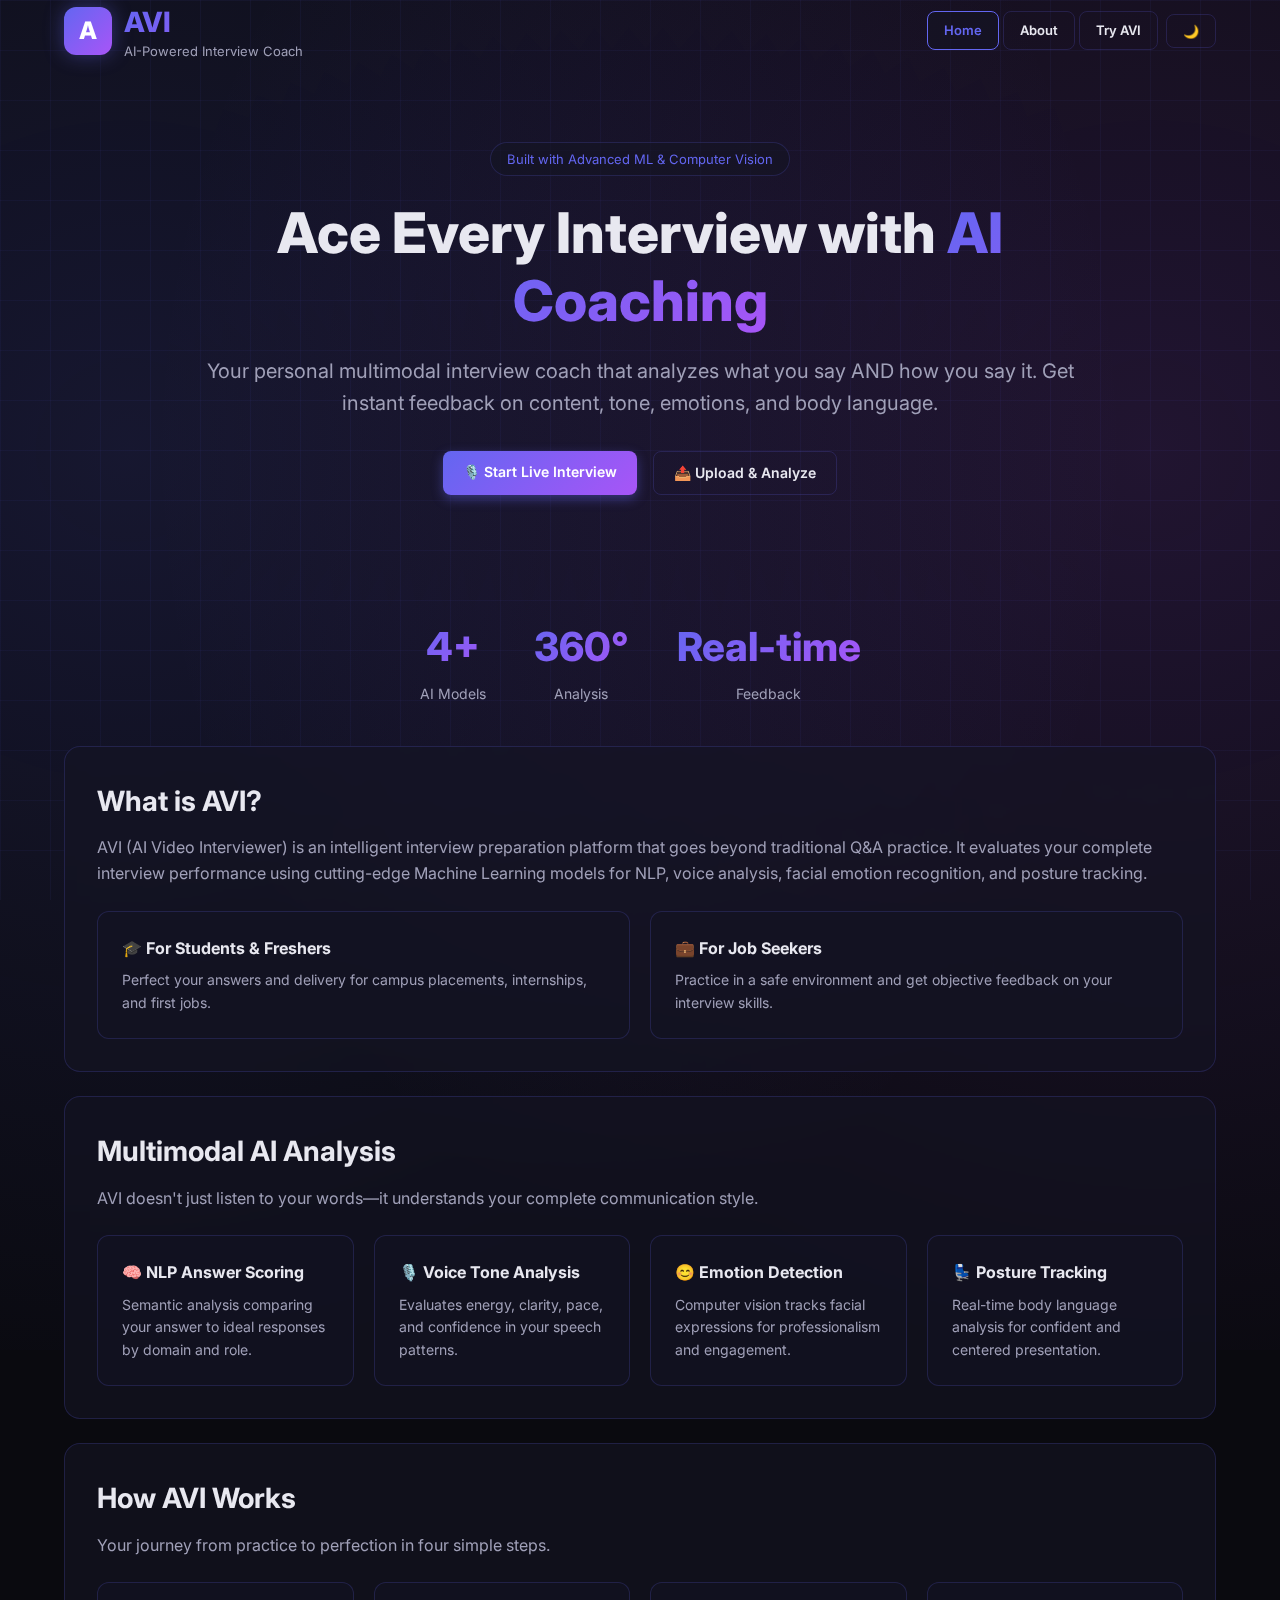
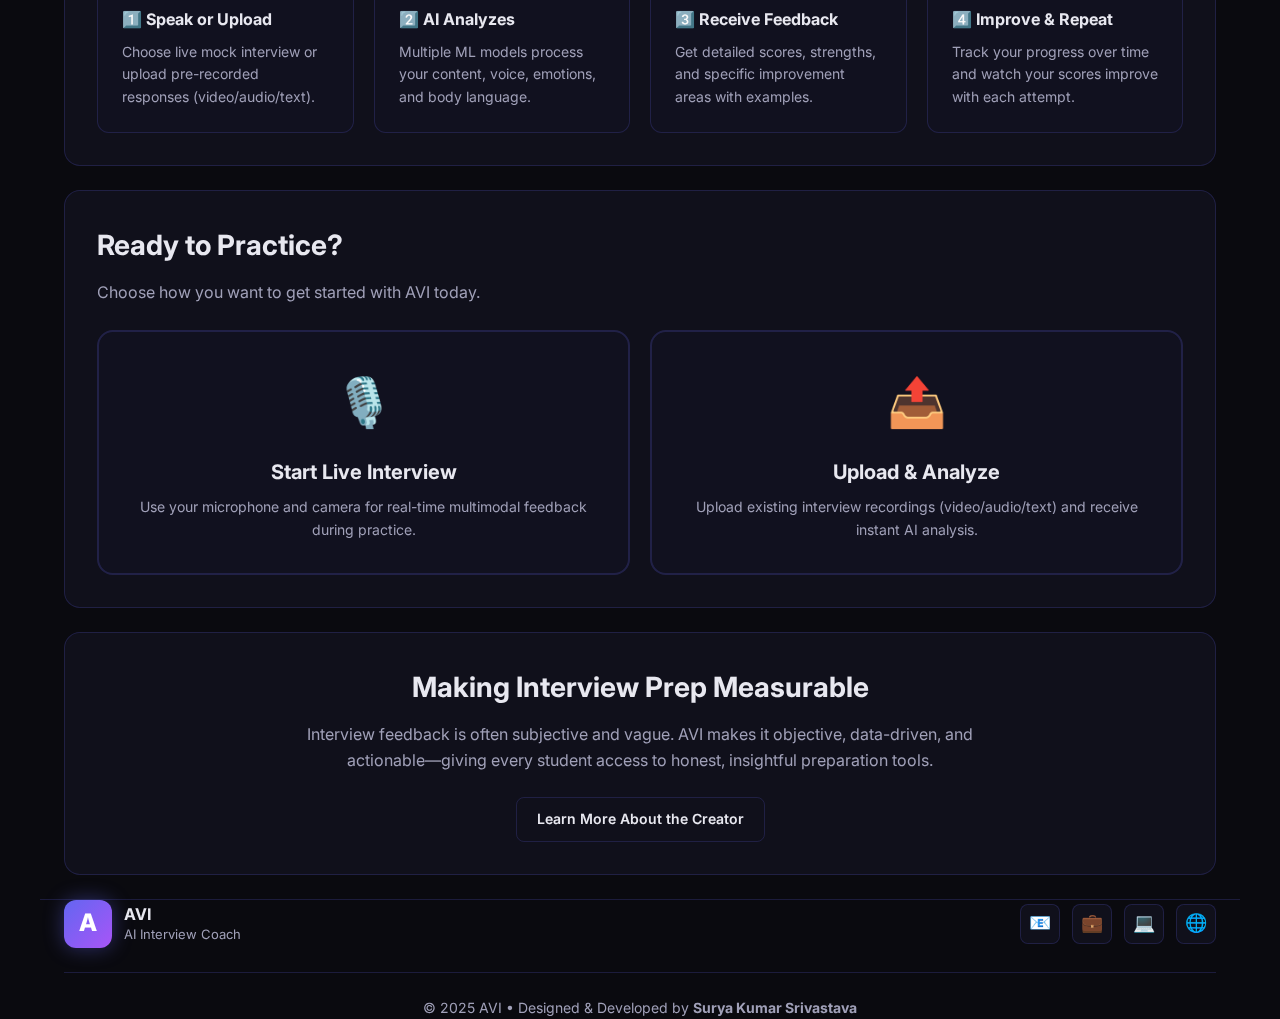
<file: frontend/index.html>
<!DOCTYPE html>
<html lang="en">
<head>
  <meta charset="utf-8"/>
  <meta name="viewport" content="width=device-width, initial-scale=1"/>
  <title>AVI — AI Interview Coach by Surya Kumar Srivastava</title>
  
  <link rel="preconnect" href="https://fonts.googleapis.com">
  <link href="https://fonts.googleapis.com/css2?family=Inter:wght@400;600;800&display=swap" rel="stylesheet">
  
  <style>
    * {
      margin: 0;
      padding: 0;
      box-sizing: border-box;
    }

    :root {
      --bg: #0a0a0f;
      --surface: rgba(20, 20, 35, 0.6);
      --surface-hover: rgba(30, 30, 50, 0.8);
      --text: #e8e8f0;
      --text-muted: #a0a0b8;
      --accent: #6366f1;
      --accent-secondary: #a855f7;
      --gradient: linear-gradient(135deg, #6366f1, #a855f7);
      --border: rgba(99, 102, 241, 0.2);
      --glow: rgba(99, 102, 241, 0.4);
    }

    body.light {
      --bg: #f8f9ff;
      --surface: rgba(255, 255, 255, 0.9);
      --surface-hover: rgba(245, 245, 255, 1);
      --text: #1a1a2e;
      --text-muted: #6b6b8a;
      --border: rgba(99, 102, 241, 0.15);
      --glow: rgba(99, 102, 241, 0.2);
    }

    body {
      font-family: 'Inter', -apple-system, BlinkMacSystemFont, sans-serif;
      background: var(--bg);
      color: var(--text);
      line-height: 1.6;
      overflow-x: hidden;
      transition: background 0.3s, color 0.3s;
    }

    /* Background Effects */
    .bg-gradient {
      position: fixed;
      top: -50%;
      left: -50%;
      width: 200%;
      height: 200%;
      background: radial-gradient(circle at 30% 50%, rgba(99, 102, 241, 0.15), transparent 50%),
                  radial-gradient(circle at 70% 50%, rgba(168, 85, 247, 0.15), transparent 50%);
      animation: gradientShift 20s ease infinite;
      pointer-events: none;
      z-index: 0;
    }

    @keyframes gradientShift {
      0%, 100% { transform: translate(0, 0) rotate(0deg); }
      50% { transform: translate(-10%, 10%) rotate(180deg); }
    }

    .bg-grid {
      position: fixed;
      top: 0;
      left: 0;
      width: 100%;
      height: 100%;
      background-image: 
        linear-gradient(var(--border) 1px, transparent 1px),
        linear-gradient(90deg, var(--border) 1px, transparent 1px);
      background-size: 50px 50px;
      opacity: 0.3;
      pointer-events: none;
      z-index: 0;
    }

    /* Layout */
    .container {
      max-width: 1200px;
      margin: 0 auto;
      padding: 0 24px;
      position: relative;
      z-index: 1;
    }

    /* Header */
    header {
      padding: 20px 0;
      display: flex;
      justify-content: space-between;
      align-items: center;
      flex-wrap: wrap;
      gap: 16px;
    }

    .brand {
      display: flex;
      align-items: center;
      gap: 12px;
    }

    .logo {
      width: 48px;
      height: 48px;
      background: var(--gradient);
      border-radius: 12px;
      display: flex;
      align-items: center;
      justify-content: center;
      font-weight: 800;
      font-size: 24px;
      color: white;
      box-shadow: 0 0 20px var(--glow);
    }

    .brand h1 {
      font-size: 28px;
      font-weight: 800;
      background: var(--gradient);
      -webkit-background-clip: text;
      -webkit-text-fill-color: transparent;
      background-clip: text;
    }

    .subtitle {
      font-size: 13px;
      color: var(--text-muted);
      margin-top: -4px;
    }

    .actions {
      display: flex;
      align-items: center;
      gap: 8px;
    }

    .nav-links {
      display: flex;
      gap: 4px;
    }

    /* Buttons */
    .btn {
      padding: 10px 20px;
      border: none;
      border-radius: 8px;
      font-weight: 600;
      font-size: 14px;
      cursor: pointer;
      transition: all 0.3s;
      text-decoration: none;
      display: inline-block;
      font-family: inherit;
    }

    .btn.ghost {
      background: transparent;
      color: var(--text);
      border: 1px solid var(--border);
    }

    .btn.ghost:hover {
      background: var(--surface-hover);
      border-color: var(--accent);
    }

    .btn.ghost.active {
      background: var(--surface);
      border-color: var(--accent);
      color: var(--accent);
    }

    .btn.primary {
      background: var(--gradient);
      color: white;
      border: none;
      box-shadow: 0 4px 12px var(--glow);
    }

    .btn.primary:hover {
      transform: translateY(-2px);
      box-shadow: 0 8px 20px var(--glow);
    }

    .btn.small {
      padding: 8px 16px;
      font-size: 13px;
    }

    /* Hero Section */
    .hero-main {
      text-align: center;
      padding: 80px 0;
      max-width: 900px;
      margin: 0 auto;
    }

    .hero-badge {
      display: inline-block;
      padding: 6px 16px;
      background: var(--surface);
      border: 1px solid var(--border);
      border-radius: 20px;
      font-size: 13px;
      color: var(--accent);
      margin-bottom: 24px;
      animation: fadeInUp 0.6s ease;
    }

    .hero-main h2 {
      font-size: 56px;
      font-weight: 800;
      line-height: 1.2;
      margin-bottom: 20px;
      animation: fadeInUp 0.6s ease 0.1s both;
    }

    .hero-main .gradient-text {
      background: var(--gradient);
      -webkit-background-clip: text;
      -webkit-text-fill-color: transparent;
      background-clip: text;
    }

    .hero-main p {
      font-size: 20px;
      color: var(--text-muted);
      margin-bottom: 32px;
      animation: fadeInUp 0.6s ease 0.2s both;
    }

    .hero-cta {
      display: flex;
      gap: 16px;
      justify-content: center;
      flex-wrap: wrap;
      animation: fadeInUp 0.6s ease 0.3s both;
    }

    @keyframes fadeInUp {
      from {
        opacity: 0;
        transform: translateY(20px);
      }
      to {
        opacity: 1;
        transform: translateY(0);
      }
    }

    /* Cards */
    .card {
      background: var(--surface);
      border: 1px solid var(--border);
      border-radius: 16px;
      padding: 32px;
      margin-bottom: 24px;
      backdrop-filter: blur(10px);
      transition: all 0.3s;
    }

    .card:hover {
      border-color: var(--accent);
      box-shadow: 0 8px 32px rgba(99, 102, 241, 0.15);
    }

    .card h2 {
      font-size: 28px;
      margin-bottom: 12px;
    }

    .muted {
      color: var(--text-muted);
      font-size: 16px;
    }

    /* Grid Layouts */
    .grid {
      display: grid;
      gap: 20px;
      margin-top: 24px;
    }

    .grid-2 {
      grid-template-columns: repeat(auto-fit, minmax(280px, 1fr));
    }

    .grid-4 {
      grid-template-columns: repeat(auto-fit, minmax(240px, 1fr));
    }

    /* Action Cards */
    .action-card {
      background: var(--surface);
      border: 2px solid var(--border);
      border-radius: 16px;
      padding: 32px;
      text-align: center;
      transition: all 0.3s;
      text-decoration: none;
      color: inherit;
      display: block;
    }

    .action-card:hover {
      border-color: var(--accent);
      transform: translateY(-4px);
      box-shadow: 0 12px 32px var(--glow);
    }

    .action-icon {
      font-size: 48px;
      margin-bottom: 16px;
    }

    .action-card h3 {
      font-size: 20px;
      margin-bottom: 8px;
    }

    .action-card p {
      color: var(--text-muted);
      font-size: 14px;
    }

    /* Feature Cards */
    .feature-card {
      background: var(--surface);
      border: 1px solid var(--border);
      border-radius: 12px;
      padding: 24px;
      transition: all 0.3s;
    }

    .feature-card:hover {
      border-color: var(--accent);
      transform: translateY(-2px);
    }

    .feature-card strong {
      display: block;
      font-size: 16px;
      margin-bottom: 8px;
    }

    .feature-card p {
      color: var(--text-muted);
      font-size: 14px;
    }

    /* Stats Section */
    .stats {
      display: flex;
      justify-content: center;
      gap: 48px;
      flex-wrap: wrap;
      padding: 40px 0;
    }

    .stat-item {
      text-align: center;
    }

    .stat-number {
      font-size: 40px;
      font-weight: 800;
      background: var(--gradient);
      -webkit-background-clip: text;
      -webkit-text-fill-color: transparent;
      background-clip: text;
    }

    .stat-label {
      color: var(--text-muted);
      font-size: 14px;
      margin-top: 4px;
    }

    /* Footer */
    footer {
      margin-top: 80px;
      padding: 40px 0;
      border-top: 1px solid var(--border);
    }

    .footer-content {
      display: flex;
      justify-content: space-between;
      align-items: center;
      flex-wrap: wrap;
      gap: 24px;
      margin-bottom: 24px;
    }

    .footer-brand {
      display: flex;
      align-items: center;
      gap: 12px;
    }

    .social-links {
      display: flex;
      gap: 12px;
    }

    .social-btn {
      width: 40px;
      height: 40px;
      border-radius: 8px;
      background: var(--surface);
      border: 1px solid var(--border);
      display: flex;
      align-items: center;
      justify-content: center;
      text-decoration: none;
      color: var(--text);
      transition: all 0.3s;
      font-size: 18px;
    }

    .social-btn:hover {
      background: var(--accent);
      color: white;
      border-color: var(--accent);
      transform: translateY(-2px);
    }

    .footer-bottom {
      text-align: center;
      padding-top: 24px;
      border-top: 1px solid var(--border);
      color: var(--text-muted);
      font-size: 14px;
    }

    /* Responsive */
    @media (max-width: 768px) {
      .hero-main h2 {
        font-size: 36px;
      }

      .hero-main p {
        font-size: 16px;
      }

      .grid-4 {
        grid-template-columns: 1fr;
      }

      .stats {
        gap: 32px;
      }

      header {
        flex-direction: column;
        align-items: flex-start;
      }

      .actions {
        width: 100%;
        justify-content: space-between;
      }
    }

    /* Animations */
    .page-fade {
      animation: pageFadeIn 0.5s ease;
    }

    @keyframes pageFadeIn {
      from { opacity: 0; }
      to { opacity: 1; }
    }
  </style>
</head>
<body class="dark page-fade">
  <div class="bg-gradient"></div>
  <div class="bg-grid"></div>

  <!-- HEADER -->
  <header class="container">
    <div class="brand">
      <div class="logo">A</div>
      <div>
        <h1>AVI</h1>
        <p class="subtitle">AI-Powered Interview Coach</p>
      </div>
    </div>

    <div class="actions">
      <nav class="nav-links">
        <a href="./index.html" class="btn ghost small active">Home</a>
        <a href="./about.html" class="btn ghost small">About</a>
        <a href="./interview.html" class="btn ghost small">Try AVI</a>
      </nav>
      <button id="toggleTheme" class="btn ghost small">🌙</button>
    </div>
  </header>

  <main class="container">
    <!-- HERO SECTION -->
    <section class="hero-main">
      <div class="hero-badge">Built with Advanced ML & Computer Vision</div>
      <h2>
        Ace Every Interview with <span class="gradient-text">AI Coaching</span>
      </h2>
      <p>
        Your personal multimodal interview coach that analyzes what you say AND how you say it. 
        Get instant feedback on content, tone, emotions, and body language.
      </p>
      <div class="hero-cta">
        <a href="./interview.html" class="btn primary">🎙️ Start Live Interview</a>
        <a href="./upload.html" class="btn ghost">📤 Upload & Analyze</a>
      </div>
    </section>

    <!-- STATS -->
    <section class="stats">
      <div class="stat-item">
        <div class="stat-number">4+</div>
        <div class="stat-label">AI Models</div>
      </div>
      <div class="stat-item">
        <div class="stat-number">360°</div>
        <div class="stat-label">Analysis</div>
      </div>
      <div class="stat-item">
        <div class="stat-number">Real-time</div>
        <div class="stat-label">Feedback</div>
      </div>
    </section>

    <!-- WHAT IS AVI -->
    <section class="card">
      <h2>What is AVI?</h2>
      <p class="muted">
        AVI (AI Video Interviewer) is an intelligent interview preparation platform that goes beyond 
        traditional Q&A practice. It evaluates your complete interview performance using cutting-edge 
        Machine Learning models for NLP, voice analysis, facial emotion recognition, and posture tracking.
      </p>

      <div class="grid grid-2" style="margin-top: 24px;">
        <div class="feature-card">
          <strong>🎓 For Students & Freshers</strong>
          <p>Perfect your answers and delivery for campus placements, internships, and first jobs.</p>
        </div>
        <div class="feature-card">
          <strong>💼 For Job Seekers</strong>
          <p>Practice in a safe environment and get objective feedback on your interview skills.</p>
        </div>
      </div>
    </section>

    <!-- KEY FEATURES -->
    <section class="card">
      <h2>Multimodal AI Analysis</h2>
      <p class="muted">
        AVI doesn't just listen to your words—it understands your complete communication style.
      </p>

      <div class="grid grid-4">
        <div class="feature-card">
          <strong>🧠 NLP Answer Scoring</strong>
          <p>Semantic analysis comparing your answer to ideal responses by domain and role.</p>
        </div>
        <div class="feature-card">
          <strong>🎙️ Voice Tone Analysis</strong>
          <p>Evaluates energy, clarity, pace, and confidence in your speech patterns.</p>
        </div>
        <div class="feature-card">
          <strong>😊 Emotion Detection</strong>
          <p>Computer vision tracks facial expressions for professionalism and engagement.</p>
        </div>
        <div class="feature-card">
          <strong>💺 Posture Tracking</strong>
          <p>Real-time body language analysis for confident and centered presentation.</p>
        </div>
      </div>
    </section>

    <!-- HOW IT WORKS -->
    <section class="card">
      <h2>How AVI Works</h2>
      <p class="muted">Your journey from practice to perfection in four simple steps.</p>

      <div class="grid grid-4">
        <div class="feature-card">
          <strong>1️⃣ Speak or Upload</strong>
          <p>Choose live mock interview or upload pre-recorded responses (video/audio/text).</p>
        </div>
        <div class="feature-card">
          <strong>2️⃣ AI Analyzes</strong>
          <p>Multiple ML models process your content, voice, emotions, and body language.</p>
        </div>
        <div class="feature-card">
          <strong>3️⃣ Receive Feedback</strong>
          <p>Get detailed scores, strengths, and specific improvement areas with examples.</p>
        </div>
        <div class="feature-card">
          <strong>4️⃣ Improve & Repeat</strong>
          <p>Track your progress over time and watch your scores improve with each attempt.</p>
        </div>
      </div>
    </section>

    <!-- TRY AVI -->
    <section class="card">
      <h2>Ready to Practice?</h2>
      <p class="muted">Choose how you want to get started with AVI today.</p>

      <div class="grid grid-2">
        <a class="action-card" href="./interview.html">
          <div class="action-icon">🎙️</div>
          <h3>Start Live Interview</h3>
          <p>Use your microphone and camera for real-time multimodal feedback during practice.</p>
        </a>

        <a class="action-card" href="./upload.html">
          <div class="action-icon">📤</div>
          <h3>Upload & Analyze</h3>
          <p>Upload existing interview recordings (video/audio/text) and receive instant AI analysis.</p>
        </a>
      </div>
    </section>

    <!-- MISSION -->
    <section class="card" style="text-align: center;">
      <h2>Making Interview Prep Measurable</h2>
      <p class="muted" style="max-width: 700px; margin: 12px auto 0;">
        Interview feedback is often subjective and vague. AVI makes it objective, data-driven, 
        and actionable—giving every student access to honest, insightful preparation tools.
      </p>
      <div style="margin-top: 24px;">
        <a href="./about.html" class="btn ghost">Learn More About the Creator</a>
      </div>
    </section>
  </main>

  <!-- FOOTER -->
  <footer class="container">
    <div class="footer-content">
      <div class="footer-brand">
        <div class="logo">A</div>
        <div>
          <strong>AVI</strong>
          <p class="subtitle">AI Interview Coach</p>
        </div>
      </div>

      <div class="social-links">
        <a href="mailto:srivastavasurya0111@gmail.com" class="social-btn" title="Email">📧</a>
        <a href="https://www.linkedin.com/in/surya-kumar-srivastava-4747002b7" target="_blank" class="social-btn" title="LinkedIn">💼</a>
        <a href="https://github.com/Suryaaaa27" target="_blank" class="social-btn" title="GitHub">💻</a>
        <a href="https://suryaaaa27.netlify.app" target="_blank" class="social-btn" title="Portfolio">🌐</a>
      </div>
    </div>

    <div class="footer-bottom">
      <p>© 2025 AVI • Designed & Developed by <strong>Surya Kumar Srivastava</strong></p>
    </div>
  </footer>

  <script>
    // Theme Toggle
    const toggleBtn = document.getElementById('toggleTheme');
    const body = document.body;

    // Load saved theme
    const savedTheme = localStorage.getItem('theme') || 'dark';
    body.classList.toggle('light', savedTheme === 'light');
    toggleBtn.textContent = savedTheme === 'dark' ? '🌙' : '☀️';

    toggleBtn.addEventListener('click', () => {
      body.classList.toggle('light');
      const isDark = !body.classList.contains('light');
      toggleBtn.textContent = isDark ? '🌙' : '☀️';
      localStorage.setItem('theme', isDark ? 'dark' : 'light');
    });
  </script>
</body>
</html>
</file>
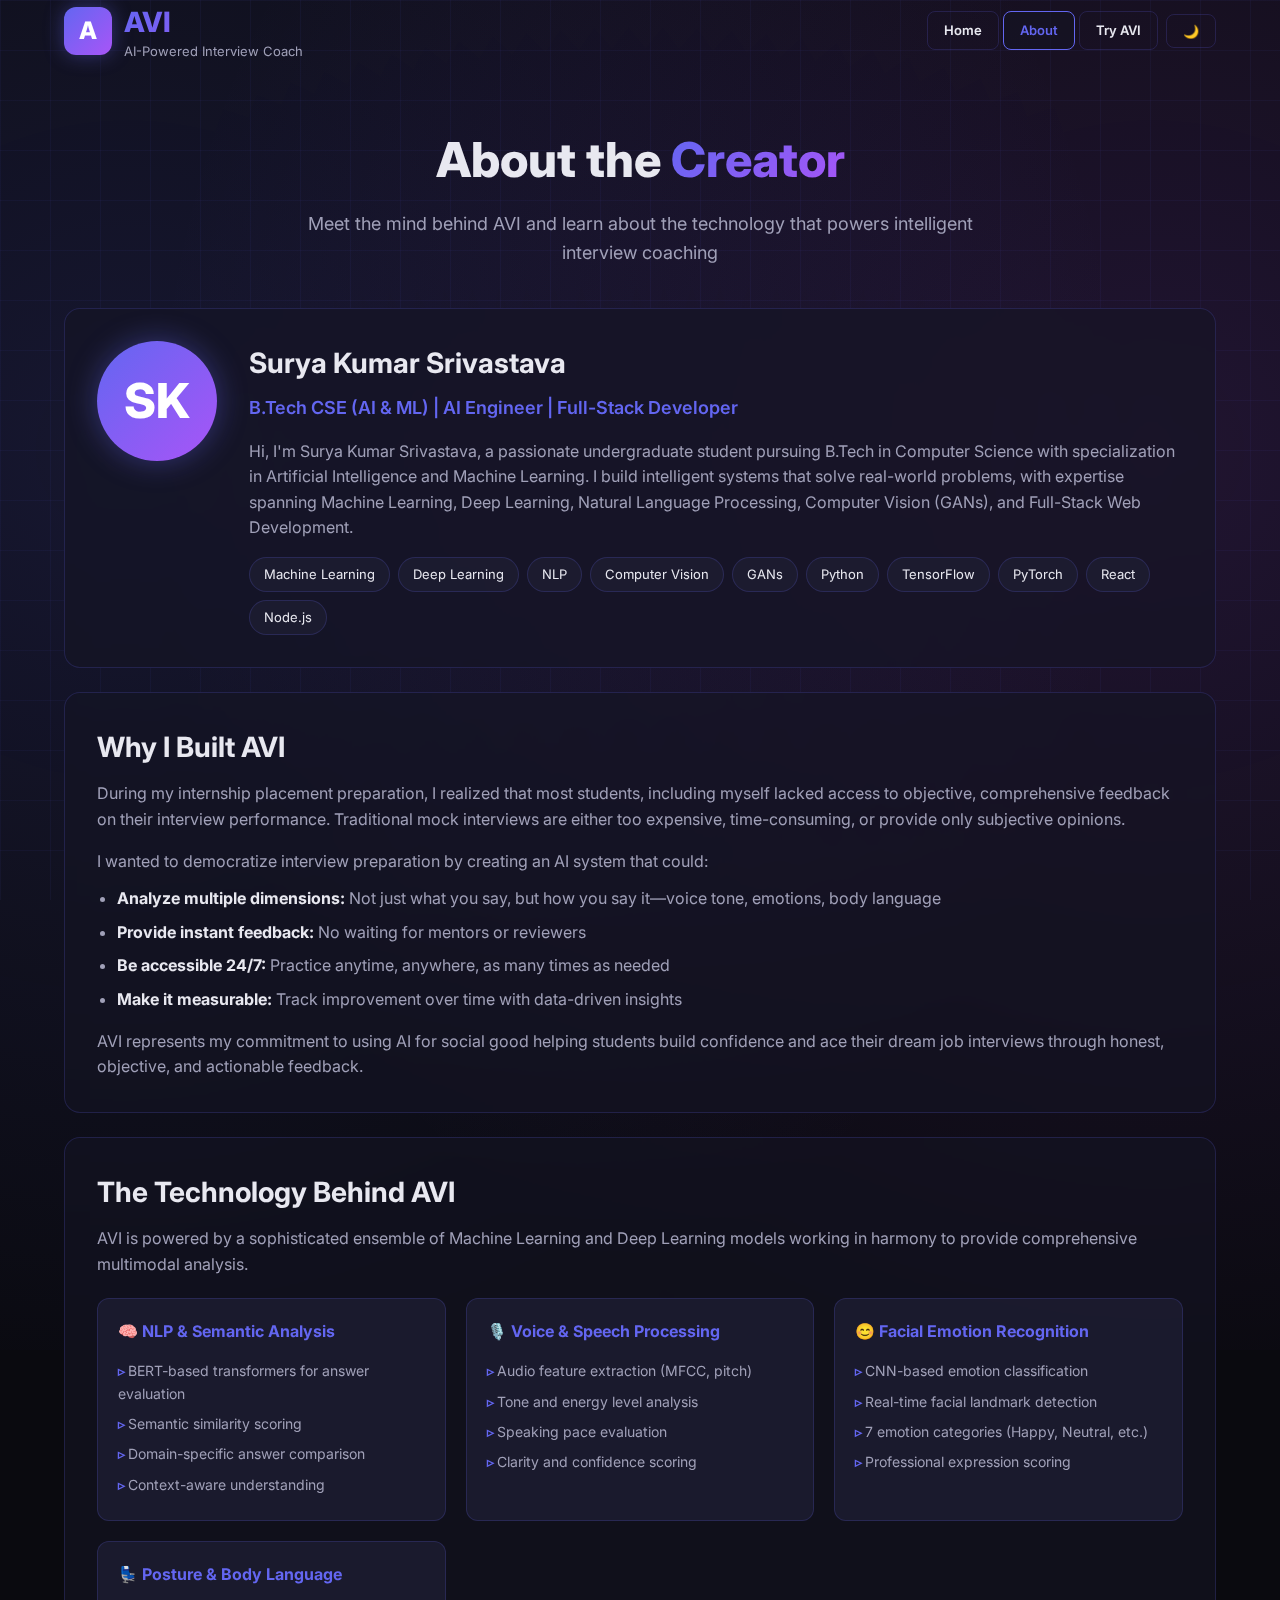
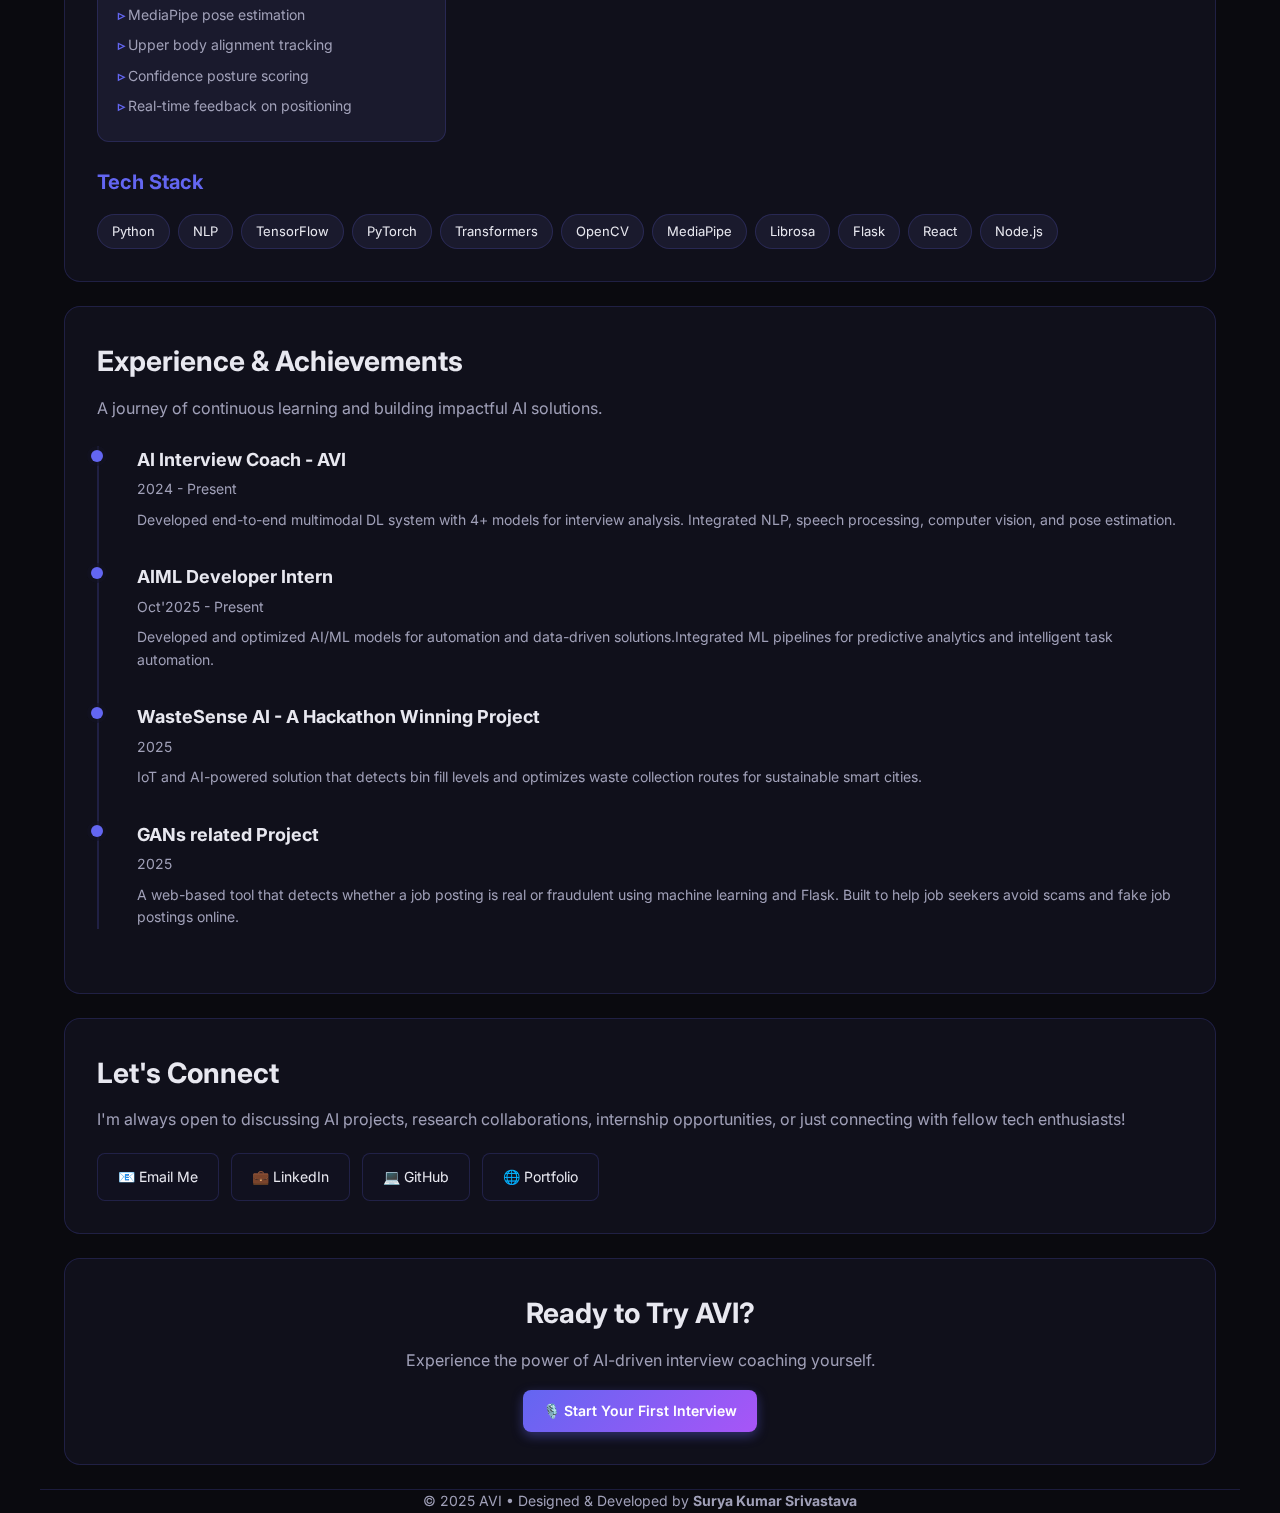
<file: frontend/about.html>
<!DOCTYPE html>
<html lang="en">
<head>
  <meta charset="utf-8"/>
  <meta name="viewport" content="width=device-width, initial-scale=1"/>
  <title>About - Surya Kumar Srivastava & AVI</title>
  
  <link rel="preconnect" href="https://fonts.googleapis.com">
  <link href="https://fonts.googleapis.com/css2?family=Inter:wght@400;600;800&display=swap" rel="stylesheet">
  
  <style>
    * {
      margin: 0;
      padding: 0;
      box-sizing: border-box;
    }

    :root {
      --bg: #0a0a0f;
      --surface: rgba(20, 20, 35, 0.6);
      --surface-hover: rgba(30, 30, 50, 0.8);
      --text: #e8e8f0;
      --text-muted: #a0a0b8;
      --accent: #6366f1;
      --accent-secondary: #a855f7;
      --gradient: linear-gradient(135deg, #6366f1, #a855f7);
      --border: rgba(99, 102, 241, 0.2);
      --glow: rgba(99, 102, 241, 0.4);
    }

    body.light {
      --bg: #f8f9ff;
      --surface: rgba(255, 255, 255, 0.9);
      --surface-hover: rgba(245, 245, 255, 1);
      --text: #1a1a2e;
      --text-muted: #6b6b8a;
      --border: rgba(99, 102, 241, 0.15);
      --glow: rgba(99, 102, 241, 0.2);
    }

    body {
      font-family: 'Inter', -apple-system, BlinkMacSystemFont, sans-serif;
      background: var(--bg);
      color: var(--text);
      line-height: 1.6;
      overflow-x: hidden;
      transition: background 0.3s, color 0.3s;
    }

    .bg-gradient {
      position: fixed;
      top: -50%;
      left: -50%;
      width: 200%;
      height: 200%;
      background: radial-gradient(circle at 30% 50%, rgba(99, 102, 241, 0.15), transparent 50%),
                  radial-gradient(circle at 70% 50%, rgba(168, 85, 247, 0.15), transparent 50%);
      animation: gradientShift 20s ease infinite;
      pointer-events: none;
      z-index: 0;
    }

    @keyframes gradientShift {
      0%, 100% { transform: translate(0, 0) rotate(0deg); }
      50% { transform: translate(-10%, 10%) rotate(180deg); }
    }

    .bg-grid {
      position: fixed;
      top: 0;
      left: 0;
      width: 100%;
      height: 100%;
      background-image: 
        linear-gradient(var(--border) 1px, transparent 1px),
        linear-gradient(90deg, var(--border) 1px, transparent 1px);
      background-size: 50px 50px;
      opacity: 0.3;
      pointer-events: none;
      z-index: 0;
    }

    .container {
      max-width: 1200px;
      margin: 0 auto;
      padding: 0 24px;
      position: relative;
      z-index: 1;
    }

    header {
      padding: 20px 0;
      display: flex;
      justify-content: space-between;
      align-items: center;
      flex-wrap: wrap;
      gap: 16px;
    }

    .brand {
      display: flex;
      align-items: center;
      gap: 12px;
    }

    .logo {
      width: 48px;
      height: 48px;
      background: var(--gradient);
      border-radius: 12px;
      display: flex;
      align-items: center;
      justify-content: center;
      font-weight: 800;
      font-size: 24px;
      color: white;
      box-shadow: 0 0 20px var(--glow);
    }

    .brand h1 {
      font-size: 28px;
      font-weight: 800;
      background: var(--gradient);
      -webkit-background-clip: text;
      -webkit-text-fill-color: transparent;
      background-clip: text;
    }

    .subtitle {
      font-size: 13px;
      color: var(--text-muted);
      margin-top: -4px;
    }

    .actions {
      display: flex;
      align-items: center;
      gap: 8px;
    }

    .nav-links {
      display: flex;
      gap: 4px;
    }

    .btn {
      padding: 10px 20px;
      border: none;
      border-radius: 8px;
      font-weight: 600;
      font-size: 14px;
      cursor: pointer;
      transition: all 0.3s;
      text-decoration: none;
      display: inline-block;
      font-family: inherit;
    }

    .btn.ghost {
      background: transparent;
      color: var(--text);
      border: 1px solid var(--border);
    }

    .btn.ghost:hover {
      background: var(--surface-hover);
      border-color: var(--accent);
    }

    .btn.ghost.active {
      background: var(--surface);
      border-color: var(--accent);
      color: var(--accent);
    }

    .btn.primary {
      background: var(--gradient);
      color: white;
      border: none;
      box-shadow: 0 4px 12px var(--glow);
    }

    .btn.primary:hover {
      transform: translateY(-2px);
      box-shadow: 0 8px 20px var(--glow);
    }

    .btn.small {
      padding: 8px 16px;
      font-size: 13px;
    }

    .page-header {
      text-align: center;
      padding: 60px 0 40px;
    }

    .page-header h2 {
      font-size: 48px;
      font-weight: 800;
      margin-bottom: 12px;
    }

    .gradient-text {
      background: var(--gradient);
      -webkit-background-clip: text;
      -webkit-text-fill-color: transparent;
      background-clip: text;
    }

    .page-header p {
      font-size: 18px;
      color: var(--text-muted);
      max-width: 700px;
      margin: 0 auto;
    }

    .card {
      background: var(--surface);
      border: 1px solid var(--border);
      border-radius: 16px;
      padding: 32px;
      margin-bottom: 24px;
      backdrop-filter: blur(10px);
      transition: all 0.3s;
    }

    .card:hover {
      border-color: var(--accent);
      box-shadow: 0 8px 32px rgba(99, 102, 241, 0.15);
    }

    .card h2 {
      font-size: 28px;
      margin-bottom: 12px;
    }

    .card h3 {
      font-size: 20px;
      margin: 24px 0 12px;
      color: var(--accent);
    }

    .muted {
      color: var(--text-muted);
      font-size: 16px;
    }

    .profile-section {
      display: flex;
      gap: 32px;
      align-items: start;
      flex-wrap: wrap;
    }

    .profile-avatar {
      width: 120px;
      height: 120px;
      background: var(--gradient);
      border-radius: 50%;
      display: flex;
      align-items: center;
      justify-content: center;
      font-size: 48px;
      font-weight: 800;
      color: white;
      box-shadow: 0 0 30px var(--glow);
      flex-shrink: 0;
    }

    .profile-info {
      flex: 1;
      min-width: 300px;
    }

    .profile-info h2 {
      margin-bottom: 8px;
    }

    .profile-info .role {
      color: var(--accent);
      font-size: 18px;
      font-weight: 600;
      margin-bottom: 16px;
    }

    .skill-tags {
      display: flex;
      flex-wrap: wrap;
      gap: 8px;
      margin-top: 16px;
    }

    .tag {
      padding: 6px 14px;
      background: var(--surface-hover);
      border: 1px solid var(--border);
      border-radius: 20px;
      font-size: 13px;
      color: var(--text);
      transition: all 0.3s;
    }

    .tag:hover {
      border-color: var(--accent);
      background: var(--surface);
    }

    .grid {
      display: grid;
      gap: 20px;
      margin-top: 20px;
    }

    .grid-2 {
      grid-template-columns: repeat(auto-fit, minmax(300px, 1fr));
    }

    .tech-card {
      background: var(--surface-hover);
      border: 1px solid var(--border);
      border-radius: 12px;
      padding: 20px;
      transition: all 0.3s;
    }

    .tech-card:hover {
      border-color: var(--accent);
      transform: translateY(-2px);
    }

    .tech-card h4 {
      font-size: 16px;
      margin-bottom: 12px;
      color: var(--accent);
    }

    .tech-card ul {
      list-style: none;
      padding: 0;
    }

    .tech-card li {
      padding: 4px 0;
      color: var(--text-muted);
      font-size: 14px;
    }

    .tech-card li:before {
      content: "▹ ";
      color: var(--accent);
      font-weight: bold;
    }

    .timeline {
      position: relative;
      padding-left: 40px;
      margin-top: 24px;
    }

    .timeline:before {
      content: '';
      position: absolute;
      left: 0;
      top: 0;
      bottom: 0;
      width: 2px;
      background: var(--border);
    }

    .timeline-item {
      position: relative;
      margin-bottom: 32px;
    }

    .timeline-item:before {
      content: '';
      position: absolute;
      left: -46px;
      top: 4px;
      width: 12px;
      height: 12px;
      background: var(--accent);
      border-radius: 50%;
      box-shadow: 0 0 0 4px var(--surface);
    }

    .timeline-item h4 {
      font-size: 18px;
      margin-bottom: 4px;
    }

    .timeline-item .date {
      color: var(--text-muted);
      font-size: 14px;
      margin-bottom: 8px;
    }

    .timeline-item p {
      color: var(--text-muted);
      font-size: 14px;
    }

    .contact-links {
      display: flex;
      gap: 12px;
      flex-wrap: wrap;
      margin-top: 20px;
    }

    .contact-btn {
      display: flex;
      align-items: center;
      gap: 8px;
      padding: 12px 20px;
      background: var(--surface);
      border: 1px solid var(--border);
      border-radius: 8px;
      text-decoration: none;
      color: var(--text);
      transition: all 0.3s;
      font-size: 14px;
    }

    .contact-btn:hover {
      background: var(--accent);
      color: white;
      border-color: var(--accent);
      transform: translateY(-2px);
    }

    footer {
      margin-top: 80px;
      padding: 40px 0;
      border-top: 1px solid var(--border);
      text-align: center;
    }

    .footer-bottom {
      color: var(--text-muted);
      font-size: 14px;
    }

    @media (max-width: 768px) {
      .page-header h2 {
        font-size: 36px;
      }

      .profile-section {
        flex-direction: column;
        align-items: center;
        text-align: center;
      }

      .timeline {
        padding-left: 30px;
      }

      .timeline-item:before {
        left: -36px;
      }

      header {
        flex-direction: column;
        align-items: flex-start;
      }

      .actions {
        width: 100%;
        justify-content: space-between;
      }
    }

    .page-fade {
      animation: pageFadeIn 0.5s ease;
    }

    @keyframes pageFadeIn {
      from { opacity: 0; }
      to { opacity: 1; }
    }
  </style>
</head>
<body class="dark page-fade">
  <div class="bg-gradient"></div>
  <div class="bg-grid"></div>

  <!-- HEADER -->
  <header class="container">
    <div class="brand">
      <div class="logo">A</div>
      <div>
        <h1>AVI</h1>
        <p class="subtitle">AI-Powered Interview Coach</p>
      </div>
    </div>

    <div class="actions">
      <nav class="nav-links">
        <a href="./index.html" class="btn ghost small">Home</a>
        <a href="./about.html" class="btn ghost small active">About</a>
        <a href="./interview.html" class="btn ghost small">Try AVI</a>
      </nav>
      <button id="toggleTheme" class="btn ghost small">🌙</button>
    </div>
  </header>

  <main class="container">
    <!-- PAGE HEADER -->
    <div class="page-header">
      <h2>About the <span class="gradient-text">Creator</span></h2>
      <p>Meet the mind behind AVI and learn about the technology that powers intelligent interview coaching</p>
    </div>

    <!-- PROFILE SECTION -->
    <section class="card">
      <div class="profile-section">
        <div class="profile-avatar">SK</div>
        <div class="profile-info">
          <h2>Surya Kumar Srivastava</h2>
          <p class="role">B.Tech CSE (AI & ML) | AI Engineer | Full-Stack Developer</p>
          <p class="muted">
            Hi, I'm Surya Kumar Srivastava, a passionate undergraduate student pursuing B.Tech in Computer Science 
            with specialization in Artificial Intelligence and Machine Learning. I build intelligent systems that 
            solve real-world problems, with expertise spanning Machine Learning, Deep Learning, Natural Language Processing, 
            Computer Vision (GANs), and Full-Stack Web Development.
          </p>
          <div class="skill-tags">
            <span class="tag">Machine Learning</span>
            <span class="tag">Deep Learning</span>
            <span class="tag">NLP</span>
            <span class="tag">Computer Vision</span>
            <span class="tag">GANs</span>
            <span class="tag">Python</span>
            <span class="tag">TensorFlow</span>
            <span class="tag">PyTorch</span>
            <span class="tag">React</span>
            <span class="tag">Node.js</span>
          </div>
        </div>
      </div>
    </section>

    <!-- WHY I BUILT AVI -->
    <section class="card">
      <h2>Why I Built AVI</h2>
      <p class="muted">
        During my internship placement preparation, I realized that most students, including myself lacked access to 
        objective, comprehensive feedback on their interview performance. Traditional mock interviews are either 
        too expensive, time-consuming, or provide only subjective opinions.
      </p>
      <p class="muted" style="margin-top: 16px;">
        I wanted to democratize interview preparation by creating an AI system that could:
      </p>
      <ul style="margin-top: 12px; padding-left: 20px;">
        <li style="color: var(--text-muted); margin: 8px 0;">
          <strong style="color: var(--text);">Analyze multiple dimensions:</strong> Not just what you say, but how you say it—voice tone, emotions, body language
        </li>
        <li style="color: var(--text-muted); margin: 8px 0;">
          <strong style="color: var(--text);">Provide instant feedback:</strong> No waiting for mentors or reviewers
        </li>
        <li style="color: var(--text-muted); margin: 8px 0;">
          <strong style="color: var(--text);">Be accessible 24/7:</strong> Practice anytime, anywhere, as many times as needed
        </li>
        <li style="color: var(--text-muted); margin: 8px 0;">
          <strong style="color: var(--text);">Make it measurable:</strong> Track improvement over time with data-driven insights
        </li>
      </ul>
      <p class="muted" style="margin-top: 16px;">
        AVI represents my commitment to using AI for social good helping students build confidence and ace their 
        dream job interviews through honest, objective, and actionable feedback.
      </p>
    </section>

    <!-- TECHNOLOGY BEHIND AVI -->
    <section class="card">
      <h2>The Technology Behind AVI</h2>
      <p class="muted">
        AVI is powered by a sophisticated ensemble of Machine Learning and Deep Learning models working in harmony 
        to provide comprehensive multimodal analysis.
      </p>

      <div class="grid grid-2">
        <div class="tech-card">
          <h4>🧠 NLP & Semantic Analysis</h4>
          <ul>
            <li>BERT-based transformers for answer evaluation</li>
            <li>Semantic similarity scoring</li>
            <li>Domain-specific answer comparison</li>
            <li>Context-aware understanding</li>
          </ul>
        </div>

        <div class="tech-card">
          <h4>🎙️ Voice & Speech Processing</h4>
          <ul>
            <li>Audio feature extraction (MFCC, pitch)</li>
            <li>Tone and energy level analysis</li>
            <li>Speaking pace evaluation</li>
            <li>Clarity and confidence scoring</li>
          </ul>
        </div>

        <div class="tech-card">
          <h4>😊 Facial Emotion Recognition</h4>
          <ul>
            <li>CNN-based emotion classification</li>
            <li>Real-time facial landmark detection</li>
            <li>7 emotion categories (Happy, Neutral, etc.)</li>
            <li>Professional expression scoring</li>
          </ul>
        </div>

        <div class="tech-card">
          <h4>💺 Posture & Body Language</h4>
          <ul>
            <li>MediaPipe pose estimation</li>
            <li>Upper body alignment tracking</li>
            <li>Confidence posture scoring</li>
            <li>Real-time feedback on positioning</li>
          </ul>
        </div>
      </div>

      <h3>Tech Stack</h3>
      <div class="skill-tags">
        <span class="tag">Python</span>
        <span class="tag">NLP</span>
        <span class="tag">TensorFlow</span>
        <span class="tag">PyTorch</span>
        <span class="tag">Transformers</span>
        <span class="tag">OpenCV</span>
        <span class="tag">MediaPipe</span>
        <span class="tag">Librosa</span>
        <span class="tag">Flask</span>
        <span class="tag">React</span>
        <span class="tag">Node.js</span>
      </div>
    </section>

    <!-- EXPERIENCE & ACHIEVEMENTS -->
    <section class="card">
      <h2>Experience & Achievements</h2>
      <p class="muted">A journey of continuous learning and building impactful AI solutions.</p>

      <div class="timeline">
        <div class="timeline-item">
          <h4>AI Interview Coach - AVI</h4>
          <p class="date">2024 - Present</p>
          <p>
            Developed end-to-end multimodal DL system with 4+ models for interview analysis. 
            Integrated NLP, speech processing, computer vision, and pose estimation.
          </p>
        </div>

        <div class="timeline-item">
          <h4>AIML Developer Intern</h4>
          <p class="date">Oct'2025 - Present</p>
          <p>
            Developed and optimized AI/ML models for automation and data-driven
            solutions.Integrated ML pipelines for predictive analytics and intelligent task
            automation.
          </p>
        </div>

        <div class="timeline-item">
          <h4>WasteSense AI - A Hackathon Winning Project</h4>
          <p class="date">2025</p>
          <p>
            IoT and AI-powered solution that detects bin fill levels and
            optimizes waste collection routes for sustainable smart cities.
          </p>
        </div>

        <div class="timeline-item">
          <h4>GANs related Project</h4>
          <p class="date">2025</p>
          <p>
            A web-based tool that detects whether a job posting is real or fraudulent using machine learning and Flask. Built to help job seekers avoid scams and fake job postings online.
          </p>
        </div>
      </div>
    </section>

    <!-- CONTACT -->
    <section class="card">
      <h2>Let's Connect</h2>
      <p class="muted">
        I'm always open to discussing AI projects, research collaborations, internship opportunities, 
        or just connecting with fellow tech enthusiasts!
      </p>

      <div class="contact-links">
        <a href="mailto:srivastavasurya0111@gmail.com" class="contact-btn">
          📧 Email Me
        </a>
        <a href="https://www.linkedin.com/in/surya-kumar-srivastava-4747002b7" target="_blank" class="contact-btn">
          💼 LinkedIn
        </a>
        <a href="https://github.com/Suryaaaa27" target="_blank" class="contact-btn">
          💻 GitHub
        </a>
        <a href="https://suryaaaa27.netlify.app" target="_blank" class="contact-btn">
          🌐 Portfolio
        </a>
      </div>
    </section>

    <!-- CTA -->
    <section class="card" style="text-align: center;">
      <h2>Ready to Try AVI?</h2>
      <p class="muted">Experience the power of AI-driven interview coaching yourself.</p>
      <a href="./interview.html" class="btn primary" style="margin-top: 16px;">🎙️ Start Your First Interview</a>
    </section>
  </main>

  <!-- FOOTER -->
  <footer class="container">
    <div class="footer-bottom">
      <p>© 2025 AVI • Designed & Developed by <strong>Surya Kumar Srivastava</strong></p>
    </div>
  </footer>

  <script>
    // Theme Toggle
    const toggleBtn = document.getElementById('toggleTheme');
    const body = document.body;

    // Load saved theme
    const savedTheme = localStorage.getItem('theme') || 'dark';
    body.classList.toggle('light', savedTheme === 'light');
    toggleBtn.textContent = savedTheme === 'dark' ? '🌙' : '☀️';

    toggleBtn.addEventListener('click', () => {
      body.classList.toggle('light');
      const isDark = !body.classList.contains('light');
      toggleBtn.textContent = isDark ? '🌙' : '☀️';
      localStorage.setItem('theme', isDark ? 'dark' : 'light');
    });
  </script>
</body>
</html>
</file>
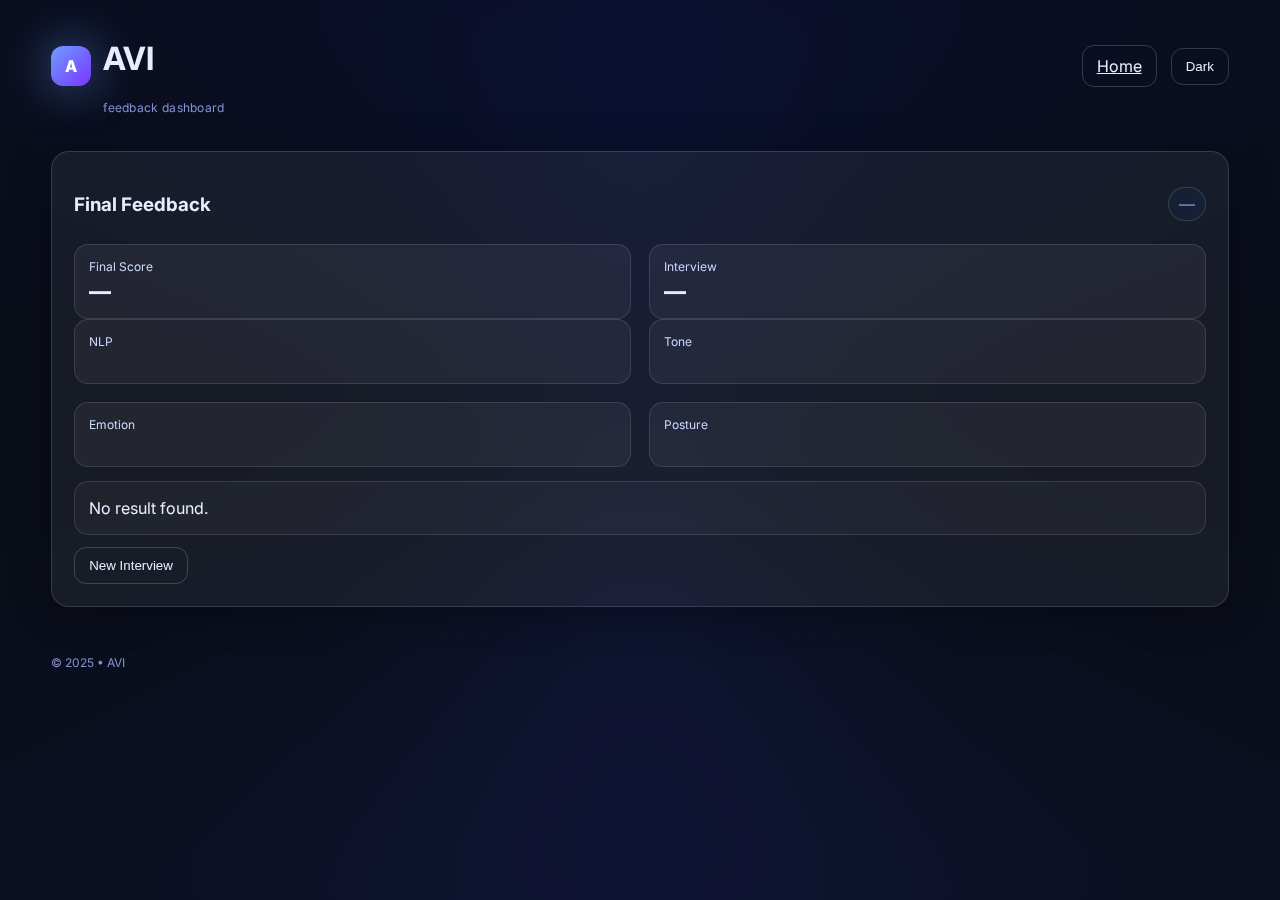
<file: frontend/dashboard.html>
<!DOCTYPE html>
<html lang="en">
<head>
  <meta charset="utf-8"/>
  <meta name="viewport" content="width=device-width, initial-scale=1"/>
  <title>AVI — Dashboard</title>

  <link rel="stylesheet" href="./styles/style.css"/>
  <link rel="preconnect" href="https://fonts.googleapis.com">
  <link href="https://fonts.googleapis.com/css2?family=Inter:wght@400;600;800&display=swap" rel="stylesheet">
</head>

<body class="dark page-fade">
  <div class="bg-gradient"></div>
  <div class="bg-grid"></div>

  <header class="container header">
    <div class="brand">
      <div class="logo">A</div>
      <div>
        <h1>AVI</h1>
        <p class="subtitle">feedback dashboard</p>
      </div>
    </div>

    <div class="actions">
      <a class="btn ghost" href="./index.html">Home</a>
      <button id="toggleTheme" class="btn ghost">Dark</button>
    </div>
  </header>

  <main class="container">
    <section class="card glass">

      <div class="panel-header">
        <h3>Final Feedback</h3>
        <div id="qualRating" class="pill">—</div>
      </div>

      <div class="grid cards-2">
        <div class="mini-card">
          <div class="mini-label">Final Score</div>
          <div id="finalScore" class="mini-value">—</div>
        </div>

        <div class="mini-card">
          <div class="mini-label">Interview</div>
          <div id="meta" class="mini-value small">—</div>
        </div>
      </div>

      <div class="grid cards-2">
        <div class="mini-card">
          <div class="mini-label">NLP</div>
          <div id="nlpBox" class="mini-pre"></div>
        </div>

        <div class="mini-card">
          <div class="mini-label">Tone</div>
          <div id="toneBox" class="mini-pre"></div>
        </div>

        <div class="mini-card">
          <div class="mini-label">Emotion</div>
          <div id="emotionBox" class="mini-pre"></div>
        </div>

        <div class="mini-card">
          <div class="mini-label">Posture</div>
          <div id="postureBox" class="mini-pre"></div>
        </div>
      </div>

      <article id="feedbackText" class="feedback" style="margin-top:14px;">—</article>

      <div class="control-row end" style="margin-top:12px;">
        <button id="btnNew" class="btn ghost">New Interview</button>
      </div>

    </section>
  </main>

  <footer class="container footer">
    <p class="muted small">© 2025 • AVI</p>
  </footer>

  <script src="./scripts/main.js"></script>
  <script src="./scripts/dashboard.js"></script>
</body>
</html>
</file>
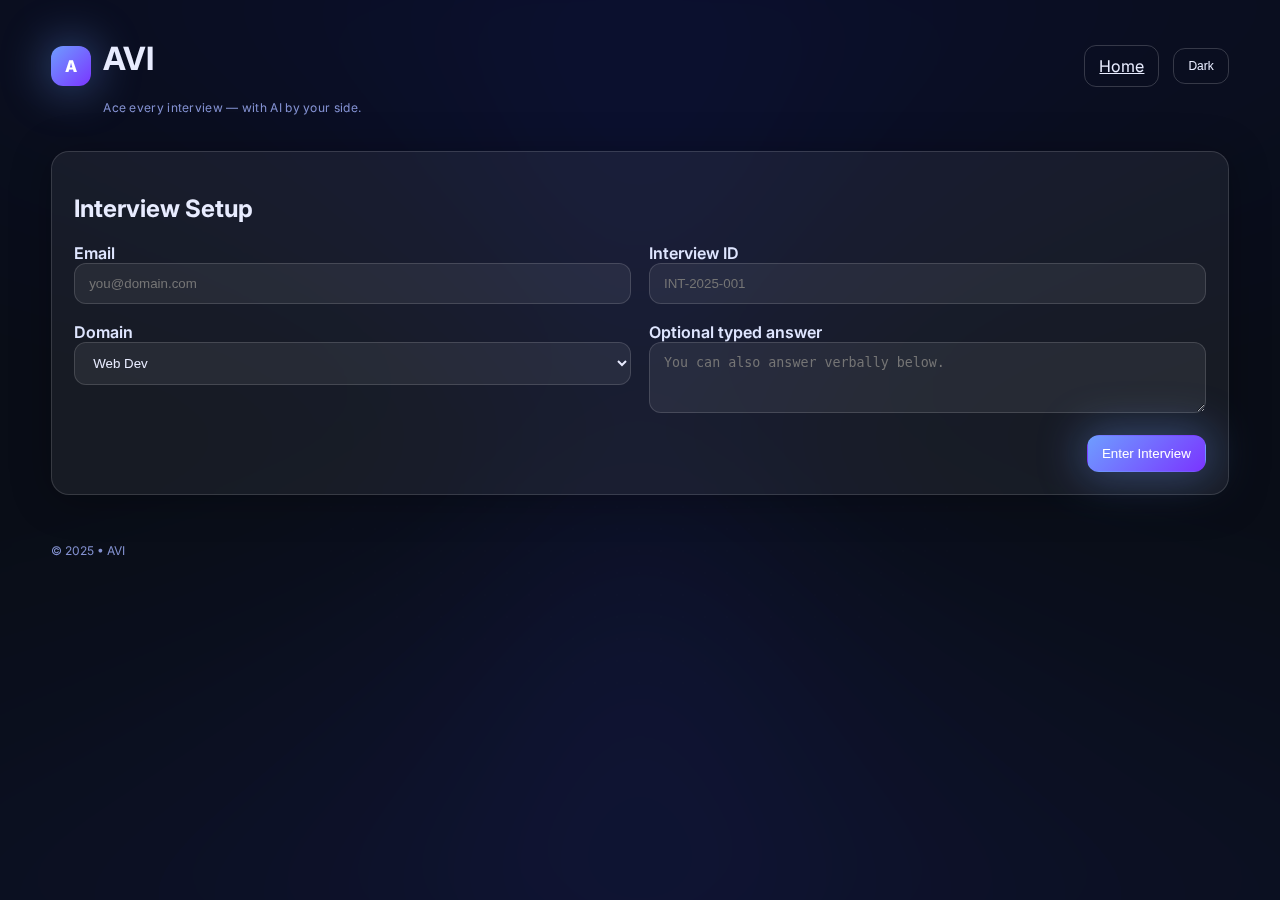
<file: frontend/interview.html>
<!DOCTYPE html>
<html lang="en">
<head>
  <meta charset="utf-8"/>
  <meta name="viewport" content="width=device-width, initial-scale=1"/>
  <title>AVI — Interview</title>
  <link rel="stylesheet" href="./styles/style.css"/>
  <link rel="preconnect" href="https://fonts.googleapis.com">
  <link href="https://fonts.googleapis.com/css2?family=Inter:wght@400;600;800&display=swap" rel="stylesheet">
</head>
<body class="dark page-fade">
  <div class="bg-gradient"></div>
  <div class="bg-grid"></div>

  <header class="container header">
    <div class="brand">
      <div class="logo">A</div>
      <div><h1>AVI</h1><p class="subtitle">Ace every interview — with AI by your side.</p></div>
    </div>
    <div class="actions">
      <a class="btn ghost" href="./index.html">Home</a>
      <button id="toggleTheme" class="btn ghost small">🌙</button>
    </div>
  </header>

  <main class="container">
    <section class="card glass">
      <h2>Interview Setup</h2>
      <form id="setupForm" class="grid">
        <div class="field">
          <label>Email</label>
          <input id="email" type="email" placeholder="you@domain.com" required/>
        </div>
        <div class="field">
          <label>Interview ID</label>
          <input id="interviewId" type="text" placeholder="INT-2025-001" required/>
        </div>
        <div class="field">
          <label>Domain</label>
          <select id="domain" required>
            <option value="webdev">Web Dev</option>
            <option value="dsa">DSA</option>
            <option value="aiml">AI/ML</option>
            <option value="hr">HR</option>
            <option value="commerce">Commerce</option>
          </select>
        </div>
        <div class="field full">
          <label>Optional typed answer</label>
          <textarea id="typedAnswer" rows="3" placeholder="You can also answer verbally below."></textarea>
        </div>
        <div class="controls">
          <button id="btnGo" type="button" class="btn primary glow">Enter Interview</button>
        </div>
      </form>
    </section>

    <section id="panel" class="card glass hidden">
      <div class="panel-header">
        <h3>Live Interview</h3>
        <div class="status-dot" id="recStatus">Idle</div>
      </div>

      <div class="panel-grid">
        <div class="panel-left">
          <div class="video-wrap">
            <video id="camPreview" autoplay playsinline muted></video>
            <canvas id="videoCanvas" class="hidden"></canvas>
          </div>
          <div class="meters">
            <div class="meter">
              <span>Audio Level</span>
              <div class="bar"><div id="audioLevel" class="bar-fill"></div></div>
            </div>
            <div class="meter">
              <span>Timer</span>
              <div id="timer" class="timer">00:00</div>
            </div>
          </div>
          <div class="control-row">
            <button id="btnStartRec" class="btn success">Start Recording</button>
            <button id="btnStopRec" class="btn danger" disabled>Stop Recording</button>
            <button id="btnSnap" class="btn ghost">Face Snapshot</button>
          </div>
        </div>

        <div class="panel-right">
          <div class="qa grid-one">
            <label>Question</label>
            <div id="questionBox" class="question">Answer verbally. You can optionally type below.</div>

            <label>Your typed answer</label>
            <textarea id="answerText" rows="6"></textarea>

            <div class="control-row">
              <button id="btnAnalyze" class="btn primary glow" disabled>Analyze & Generate Feedback</button>
            </div>
            <div id="status" class="muted small"></div>
          </div>
        </div>
      </div>
    </section>
  </main>

  <footer class="container footer">
    <p class="muted small">© 2025 • AVI</p>
  </footer>

  <script src="./scripts/recorder.js"></script>
  <script>
    window.addEventListener('DOMContentLoaded', () => window.AVI.initInterviewPage());

    // Theme Toggle
    const toggleBtn = document.getElementById('toggleTheme');
    const body = document.body;

    // Load saved theme
    const savedTheme = localStorage.getItem('theme') || 'dark';
    body.classList.toggle('light', savedTheme === 'light');
    toggleBtn.textContent = savedTheme === 'dark' ? '🌙' : '☀️';

    toggleBtn.addEventListener('click', () => {
      body.classList.toggle('light');
      const isDark = !body.classList.contains('light');
      toggleBtn.textContent = isDark ? '🌙' : '☀️';
      localStorage.setItem('theme', isDark ? 'dark' : 'light');
    });
  </script>
  <script src="./scripts/main.js"></script>
</body>
</html>
</file>
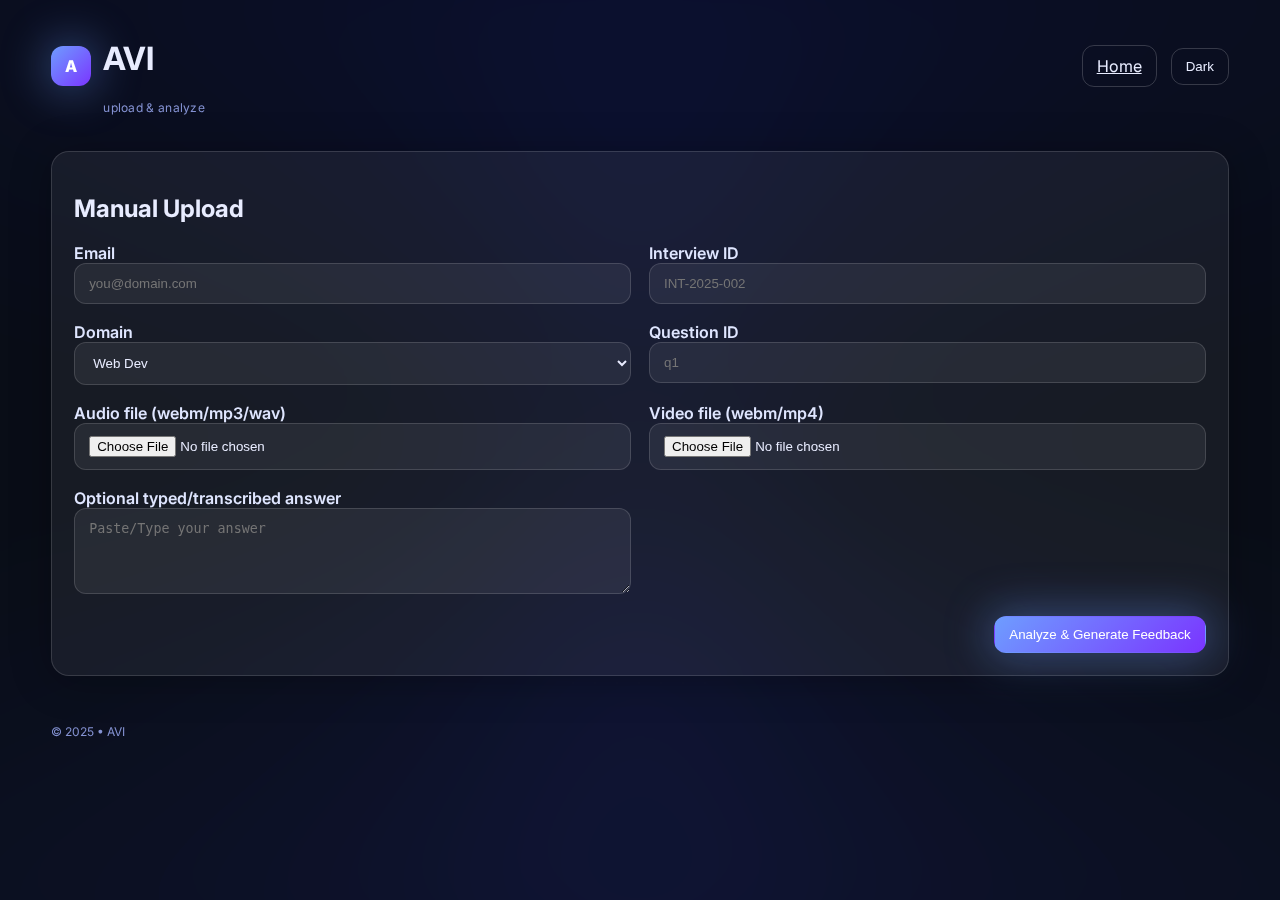
<file: frontend/upload.html>
<!DOCTYPE html>
<html lang="en">
<head>
  <meta charset="utf-8"/>
  <meta name="viewport" content="width=device-width, initial-scale=1"/>
  <title>AVI — Upload & Analyze</title>
  <link rel="stylesheet" href="./styles/style.css"/>
  <link rel="preconnect" href="https://fonts.googleapis.com">
  <link href="https://fonts.googleapis.com/css2?family=Inter:wght@400;600;800&display=swap" rel="stylesheet">
</head>
<body class="dark page-fade">
  <div class="bg-gradient"></div>
  <div class="bg-grid"></div>

  <header class="container header">
    <div class="brand">
      <div class="logo">A</div>
      <div><h1>AVI</h1><p class="subtitle">upload & analyze</p></div>
    </div>
    <div class="actions">
      <a class="btn ghost" href="./index.html">Home</a>
      <button id="toggleTheme" class="btn ghost">Dark</button>
    </div>
  </header>

  <main class="container">
    <section class="card glass">
      <h2>Manual Upload</h2>
      <form id="uploadForm" class="grid">
        <div class="field">
          <label>Email</label>
          <input id="email" type="email" placeholder="you@domain.com" required/>
        </div>
        <div class="field">
          <label>Interview ID</label>
          <input id="interviewId" type="text" placeholder="INT-2025-002" required/>
        </div>
        <div class="field">
          <label>Domain</label>
          <select id="domain" required>
            <option value="webdev">Web Dev</option>
            <option value="dsa">DSA</option>
            <option value="aiml">AI/ML</option>
            <option value="hr">HR</option>
            <option value="commerce">Commerce</option>
          </select>
        </div>
        <div class="field">
          <label>Question ID</label>
          <input id="questionId" type="text" placeholder="q1" required/>
        </div>

        <div class="field">
          <label>Audio file (webm/mp3/wav)</label>
          <input id="audioFile" type="file" accept="audio/*"/>
        </div>
        <div class="field">
          <label>Video file (webm/mp4)</label>
          <input id="videoFile" type="file" accept="video/*"/>
        </div>
        <div class="field full">
          <label>Optional typed/transcribed answer</label>
          <textarea id="textAnswer" rows="4" placeholder="Paste/Type your answer"></textarea>
        </div>
        <div class="controls">
          <button id="btnAnalyzeUpload" type="button" class="btn primary glow">Analyze & Generate Feedback</button>
        </div>
      </form>
      <div id="status" class="muted small"></div>
    </section>
  </main>

  <footer class="container footer">
    <p class="muted small">© 2025 • AVI</p>
  </footer>

  <script src="./scripts/main.js"></script>
  <script>
    window.addEventListener('DOMContentLoaded', () => window.AVI.initUploadPage());
  </script>
</body>
</html>
</file>
<file: frontend/styles/style.css>
:root{
  --bg: #080b12;
  --card: rgba(255,255,255,0.06);
  --card-border: rgba(255,255,255,0.14);
  --text: #e8ecff;
  --muted: #a3b3ffcc;
  --primary: #6e9dff;
  --primary2:#7a35ff;
  --primary-glow: 0 0 44px 6px rgba(110,157,255,0.35);
  --success: #33d69f;
  --danger: #ff6b6b;
  --pill: #152034;
  --grid: radial-gradient(circle at 1px 1px, rgba(255,255,255,0.06) 1px, transparent 1px);

  /* score colors */
  --green: #22c55e;
  --yellow: #facc15;
  --red: #f97373;
}

*{ box-sizing:border-box; }
html,body{ height:100%; }
body{
  margin:0;
  font-family:'Inter',system-ui,-apple-system,Segoe UI,Roboto,Helvetica,Arial,sans-serif;
  background:var(--bg); color:var(--text);
}

/* LIGHT THEME */
body.light{
  --bg: #f7f3ff;
  --card: rgba(255,255,255,0.9);
  --card-border: rgba(148,163,184,0.45);
  --text: #0f172a;
  --muted: #64748b;
  --pill: rgba(15,23,42,0.05);
  --grid: radial-gradient(circle at 1px 1px, rgba(148,163,184,0.15) 1px, transparent 1px);
}

/* Transitions */
.page-fade{ animation: fadeIn .5s ease both; }
@keyframes fadeIn{ from{opacity:0; transform: translateY(6px);} to{opacity:1; transform:none;} }

/* Background */
.bg-gradient{ position:fixed; inset:-20%;
  background: conic-gradient(from 0deg, #101541, #0b0f15, #171d49, #0b0f15, #101541);
  filter: blur(100px) saturate(1.2);
  opacity:.6; z-index:-2; animation: spin 36s linear infinite;
}
body.light .bg-gradient{
  background: conic-gradient(from 0deg, #fde68a, #fb7185, #a855f7, #38bdf8, #fde68a);
  filter: blur(130px) saturate(1.1);
  opacity:.7;
}
@keyframes spin{ to{ transform:rotate(360deg);} }

.bg-grid{ position:fixed; inset:0; z-index:-1; opacity:.22;
  background-image: var(--grid); background-size: 22px 22px;
  mask-image: radial-gradient(ellipse at center, rgba(0,0,0,.65) 0%, transparent 70%);
}

/* Layout */
.container{ width:min(1200px,92%); margin:0 auto; }
.header,.footer{ display:flex; align-items:center; justify-content:space-between; padding:18px 0; }
.brand{ display:flex; align-items:center; gap:12px;}
.logo{ width:40px; height:40px; border-radius:12px; display:grid; place-items:center; color:#fff;
  font-weight:800; background: linear-gradient(135deg,var(--primary),var(--primary2)); box-shadow: var(--primary-glow);
}
.subtitle{ margin:0; color:var(--muted); font-size:12px; letter-spacing:.3px;}

.card{
  border:1px solid var(--card-border);
  background:var(--card);
  border-radius:18px;
  padding:22px;
  margin:18px 0;
  box-shadow: 0 4px 40px rgba(0,0,0,.28);
  backdrop-filter: blur(10px);
}
body.light .card{
  box-shadow: 0 18px 40px rgba(15,23,42,.12);
}

.grid{ display:grid; gap:18px; grid-template-columns: repeat(2, minmax(0,1fr)); }
.grid-one{ display:grid; gap:12px; }
.cards-2{ grid-template-columns: repeat(2,minmax(0,1fr)); }
.hero-grid{ grid-template-columns: repeat(2, minmax(0,1fr)); }

/* Action cards */
.action-card{
  text-decoration:none; color:inherit;
  border:1px solid rgba(255,255,255,.12);
  border-radius:16px; padding:18px;
  background: rgba(255,255,255,.06);
  display:block; transition:.2s ease; position:relative; overflow:hidden;
}
body.light .action-card{
  border-color: rgba(148,163,184,.5);
  background: rgba(255,255,255,.9);
}
.action-card:hover{ transform: translateY(-2px); box-shadow: var(--primary-glow); }
.action-icon{ font-size:26px; margin-bottom:6px; }

/* Inputs */
label{ font-weight:600; color:#dfe6ff; }
body.light label{ color:#0f172a; }

input, select, textarea{
  width:100%; padding:12px 14px; border-radius:12px; outline:none;
  color:var(--text);
  background: rgba(255,255,255,0.07);
  border:1px solid rgba(255,255,255,.14);
}
body.light input,
body.light select,
body.light textarea{
  background:#f9fafb;
  border-color: rgba(148,163,184,.6);
}
textarea{ resize:vertical; }
.controls{ grid-column: 1 / -1; display:flex; justify-content:flex-end; }

/* Buttons */
.btn{
  appearance:none; border:1px solid rgba(255,255,255,.18);
  border-radius:12px; padding:10px 14px; background: rgba(255,255,255,.06); color:var(--text);
  transition:.2s ease; cursor:pointer;
}
body.light .btn{
  border-color: rgba(148,163,184,.5);
  background: rgba(255,255,255,.9);
}
.btn:hover{ transform: translateY(-1px); }

.btn.primary{
  background: linear-gradient(135deg,var(--primary),var(--primary2));
  border-color: transparent;
  color:#fff;
}
.btn.glow{ box-shadow: var(--primary-glow); }
.btn.ghost{ background: transparent; }
.btn.success{ background: rgba(51,214,159,.16); border-color: rgba(51,214,159,.35); }
.btn.danger{ background: rgba(255,107,107,.16); border-color: rgba(255,107,107,.35); }
.btn:disabled{ opacity:.6; cursor:not-allowed; }

.muted{ color:var(--muted); }
.small{ font-size:12px; }

/* Panel header */
.panel-header{ display:flex; align-items:center; justify-content:space-between; margin-bottom:10px; }
.pill{
  padding:6px 10px; background:var(--pill);
  border-radius:999px; border:1px solid rgba(255,255,255,.14); color:var(--muted);
}
body.light .pill{
  border-color: rgba(148,163,184,.6);
}

/* Rating pill colors */
.rating-excellent{ background:rgba(34,197,94,.22); color:var(--green); border-color:var(--green); }
.rating-good{ background:rgba(111,147,255,.22); color:var(--primary); border-color:var(--primary); }
.rating-average{ background:rgba(250,204,21,.22); color:var(--yellow); border-color:var(--yellow); }
.rating-poor{ background:rgba(249,115,115,.22); color:var(--red); border-color:var(--red); }

/* Video */
.video-wrap{
  position:relative; overflow:hidden; border-radius:16px;
  border:1px solid rgba(255,255,255,.12);
  background: rgba(0,0,0,.25); aspect-ratio:16/9;
}
body.light .video-wrap{
  border-color: rgba(148,163,184,.6);
  background:#020617;
}
video{ width:100%; height:100%; object-fit:cover; display:block; }
canvas{ position:absolute; inset:0; }

/* meters */
.meters{ display:grid; gap:12px; grid-template-columns: 1fr 1fr; margin-top:12px; }
.meter span{ display:block; font-size:12px; color:var(--muted); margin-bottom:6px; }
.bar{
  height:8px; border-radius:999px;
  background: rgba(255,255,255,.08);
  overflow:hidden;
}
body.light .bar{
  background: rgba(15,23,42,.12);
}
.bar-fill{
  height:100%; width:10%;
  background: linear-gradient(90deg,var(--primary),var(--primary2));
  transition: width .1s;
}
.timer{ font-weight:800; letter-spacing:.5px; }

/* Question card */
.question{
  border:1px solid rgba(255,255,255,.12); padding:12px;
  border-radius:12px; background: rgba(255,255,255,.05); color:#eaf0ff;
}
body.light .question{
  background:#f9fafb;
  border-color: rgba(148,163,184,.6);
  color:#0f172a;
}

/* Dashboard cards */
.mini-card{
  border:1px solid rgba(255,255,255,.12);
  border-radius:14px; padding:14px;
  background: rgba(255,255,255,.05);
}
body.light .mini-card{
  border-color: rgba(148,163,184,.45);
  background:#ffffff;
}
.mini-label{ color:#cdd8ff; font-size:12px; margin-bottom:4px; }
body.light .mini-label{ color:#6b7280; }

.mini-value{ font-size:22px; font-weight:800; }

/* Score */
.score-main{
  font-size:28px;
  font-weight:800;
  text-align:center;
}
.score-stars{
  margin-top:4px;
  font-size:16px;
  letter-spacing:1px;
  text-align:center;
}

/* Analytics mini-panels */
.panel-icon{
  font-size:20px;
  margin-right:6px;
}
.mini-panel-header{
  display:flex;
  align-items:center;
  justify-content:flex-start;
  gap:8px;
  margin-bottom:6px;
}
.panel-stars{
  font-size:14px;
  font-weight:800;
}

/* ✔ FIXED: cleaned formatting (the big issue earlier) */
.mini-pre{
  font-family: 'Inter', sans-serif;
  font-size: 14px;
  color: var(--text);
  margin: 0;
  padding: 8px 0;
  white-space: normal;       /* <-- THE FIX */
  line-height: 1.45;
}

.panel-lines{
  margin:0;
  padding-left:18px;
  font-size:12px;
  line-height:1.35;
  color:#dfe6ff;
}
body.light .panel-lines{
  color:#111827;
}
.panel-lines li{ margin-bottom:4px; }

/* Feedback block */
.feedback{
  white-space: pre-wrap;
  line-height:1.5;
  border:1px solid rgba(255,255,255,.12);
  padding:14px;
  border-radius:14px;
  background: rgba(255,255,255,.04);
}
body.light .feedback{
  border-color: rgba(148,163,184,.6);
  background:#ffffff;
  color:#111827;
}

.hidden{ display:none !important; }
.hero h2{ margin-top:4px; }

/* Fix invisible primary button in Light Theme */
body.light .btn.primary {
  color: #ffffff;
  border-color: transparent;
  background: linear-gradient(135deg, #6e9dff, #7a35ff);
  box-shadow: var(--primary-glow);
}
body.light .btn.primary:hover {
  transform: translateY(-2px);
  box-shadow: 0 0 18px rgba(110,157,255,0.6);
}

/* Navigation */
.nav-links {
  display: flex;
  align-items: center;
  gap: 12px;
}

.actions {
  display: flex;
  align-items: center;
  gap: 14px;
}

/* FINAL FIX for dashboard rendering */
#nlpBox, #toneBox, #emotionBox, #postureBox {
  white-space: normal !important;
  font-size: 14px;
  line-height: 1.45;
}

/* Fix floating icons + stars */
.mini-panel-header {
  display: flex !important;
  align-items: center !important;
  gap: 8px !important;
}

/* Ensure emojis stay aligned */
.panel-icon {
  font-size: 20px !important;
  flex-shrink: 0 !important;
}

/* Fix star alignment */
.panel-stars {
  font-size: 14px !important;
  font-weight: 700 !important;
  line-height: 1 !important;
  margin-left: 4px;
}

/* Fix bullet list collapse */
.panel-lines {
  padding-left: 16px !important;
  margin-top: 6px !important;
  list-style-type: disc !important;
  list-style-position: outside !important;
  white-space: normal !important;
}

.panel-lines li {
  margin-bottom: 6px !important;
  line-height: 1.4 !important;
}
</file>
